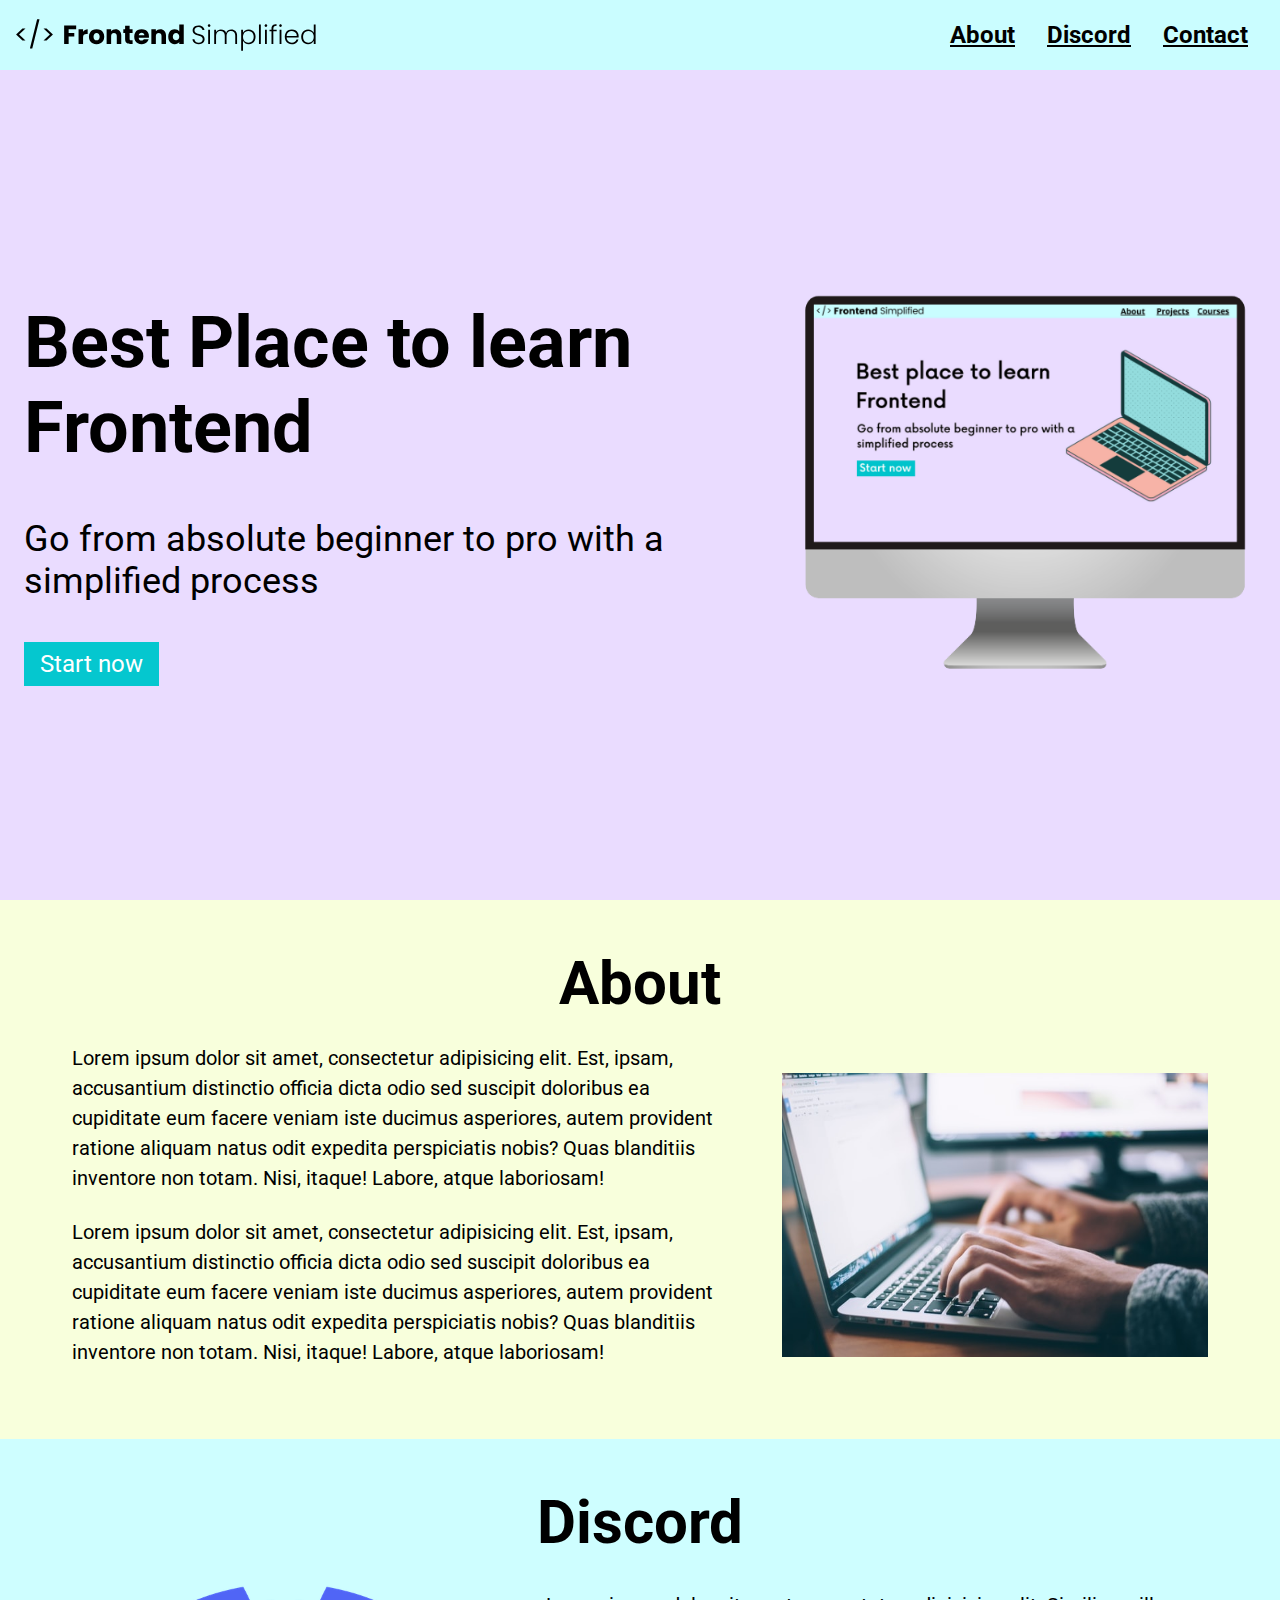
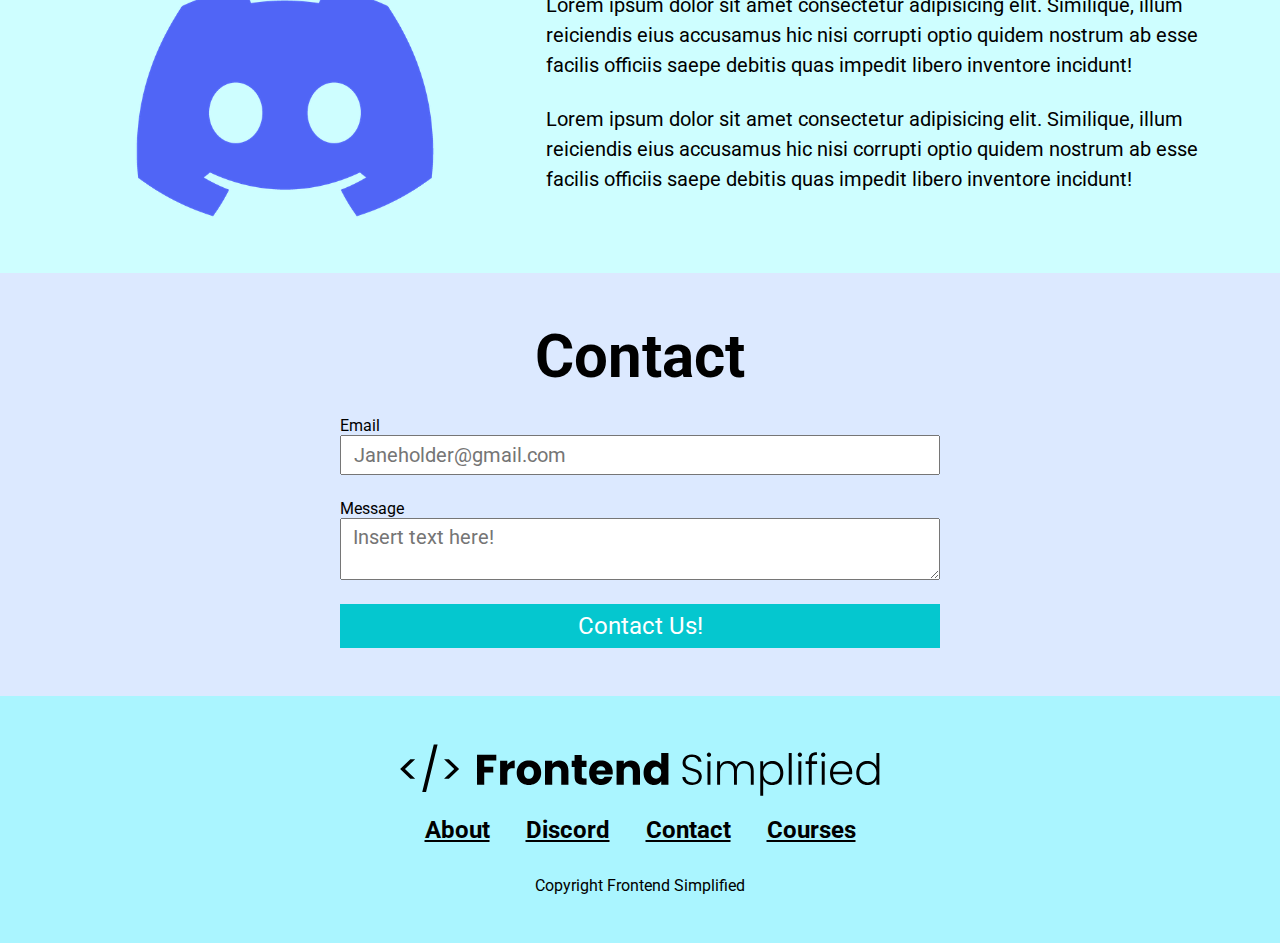
<file: index.html>
<!DOCTYPE html>
<html lang="en">
  <head>
    <meta charset="UTF-8" />
    <meta http-equiv="X-UA-Compatible" content="IE=edge" />
    <meta name="viewport" content="width=device-width, initial-scale=1.0" />
    <title>Mini Project</title>
    <link rel="stylesheet" href="./styles.css" />
    <link rel="preconnect" href="https://fonts.googleapis.com" />
    <link rel="preconnect" href="https://fonts.gstatic.com" crossorigin />
  </head>
  <body>
    <section>
      <nav>
        <img src="./HTML Practise Assets/FES.svg" class="logo" alt="" />
        <ul>
          <li>
            <a href="#about">About</a>
          </li>
          <li>
            <a href="#discord">Discord</a>
          </li>
          <li>
            <a href="#contact">Contact</a>
          </li>
        </ul>
      </nav>
      <header>
        <div class="row">
          <div class="home__description">
            <h1>Best Place to learn Frontend</h1>
            <p class="subheader">
              Go from absolute beginner to pro with a simplified process
            </p>
            <button class="home__description--button">Start now</button>
          </div>
          <figure>
            <img
              src="./HTML Practise Assets/laptop.png"
              alt="Home page image"
            />
          </figure>
        </div>
      </header>
    </section>

    <main>
      <section id="about">
        <h2>About</h2>
        <div class="row">
          <div class="section__description">
            <div class="section__description--wrapper">
              <p class="section__description--para">
                Lorem ipsum dolor sit amet, consectetur adipisicing elit. Est,
                ipsam, accusantium distinctio officia dicta odio sed suscipit
                doloribus ea cupiditate eum facere veniam iste ducimus
                asperiores, autem provident ratione aliquam natus odit expedita
                perspiciatis nobis? Quas blanditiis inventore non totam. Nisi,
                itaque! Labore, atque laboriosam!
              </p>
              <p class="section__description--para">
                Lorem ipsum dolor sit amet, consectetur adipisicing elit. Est,
                ipsam, accusantium distinctio officia dicta odio sed suscipit
                doloribus ea cupiditate eum facere veniam iste ducimus
                asperiores, autem provident ratione aliquam natus odit expedita
                perspiciatis nobis? Quas blanditiis inventore non totam. Nisi,
                itaque! Labore, atque laboriosam!
              </p>
            </div>
            <figure class="about__img--wrapper">
              <img src="./HTML Practise Assets/about.jpg" alt="Laptop Typing" />
            </figure>
          </div>
        </div>
      </section>

      <section id="discord">
        <h2>Discord</h2>
        <div class="row">
        <div class="section__description">
          <figure class="about__img--wrapper">
            <img src="./HTML Practise Assets/discord.png" alt="Discord Logo" />
          </figure>
          <div class="section__description--wrapper">
            <p class="section__description--para">
              Lorem ipsum dolor sit amet consectetur adipisicing elit.
              Similique, illum reiciendis eius accusamus hic nisi corrupti optio
              quidem nostrum ab esse facilis officiis saepe debitis quas impedit
              libero inventore incidunt!
            </p>
            <p class="section__description--para">
              Lorem ipsum dolor sit amet consectetur adipisicing elit.
              Similique, illum reiciendis eius accusamus hic nisi corrupti optio
              quidem nostrum ab esse facilis officiis saepe debitis quas impedit
              libero inventore incidunt!
            </p>
          </div>
        </div>
    </div>
      </section>
    </main>

    <section id="contact">
      <h2>Contact</h2>
      <form action="">
        <span>Email</span>
        <input type="email" placeholder="Janeholder@gmail.com" />
        <span>Message</span>
        <textarea type="text" placeholder="Insert text here!"></textarea>
        <button>Contact Us!</button>
      </form>
    </section>

    <footer>
      <div class="footer__logo">
        <img src="./HTML Practise Assets/FES.svg" alt="" />
      </div>
      <div class="footer__links">
        <a class="footer__links--anchor" href="#about">About</a>
        <a class="footer__links--anchor" href="#discord">Discord</a>
        <a class="footer__links--anchor" href="#contact">Contact</a>
        <a class="footer__links--anchor" href="#courses">Courses</a>
      </div>
      <p>Copyright Frontend Simplified</p>
    </footer>
  </body>
</html>
</file>
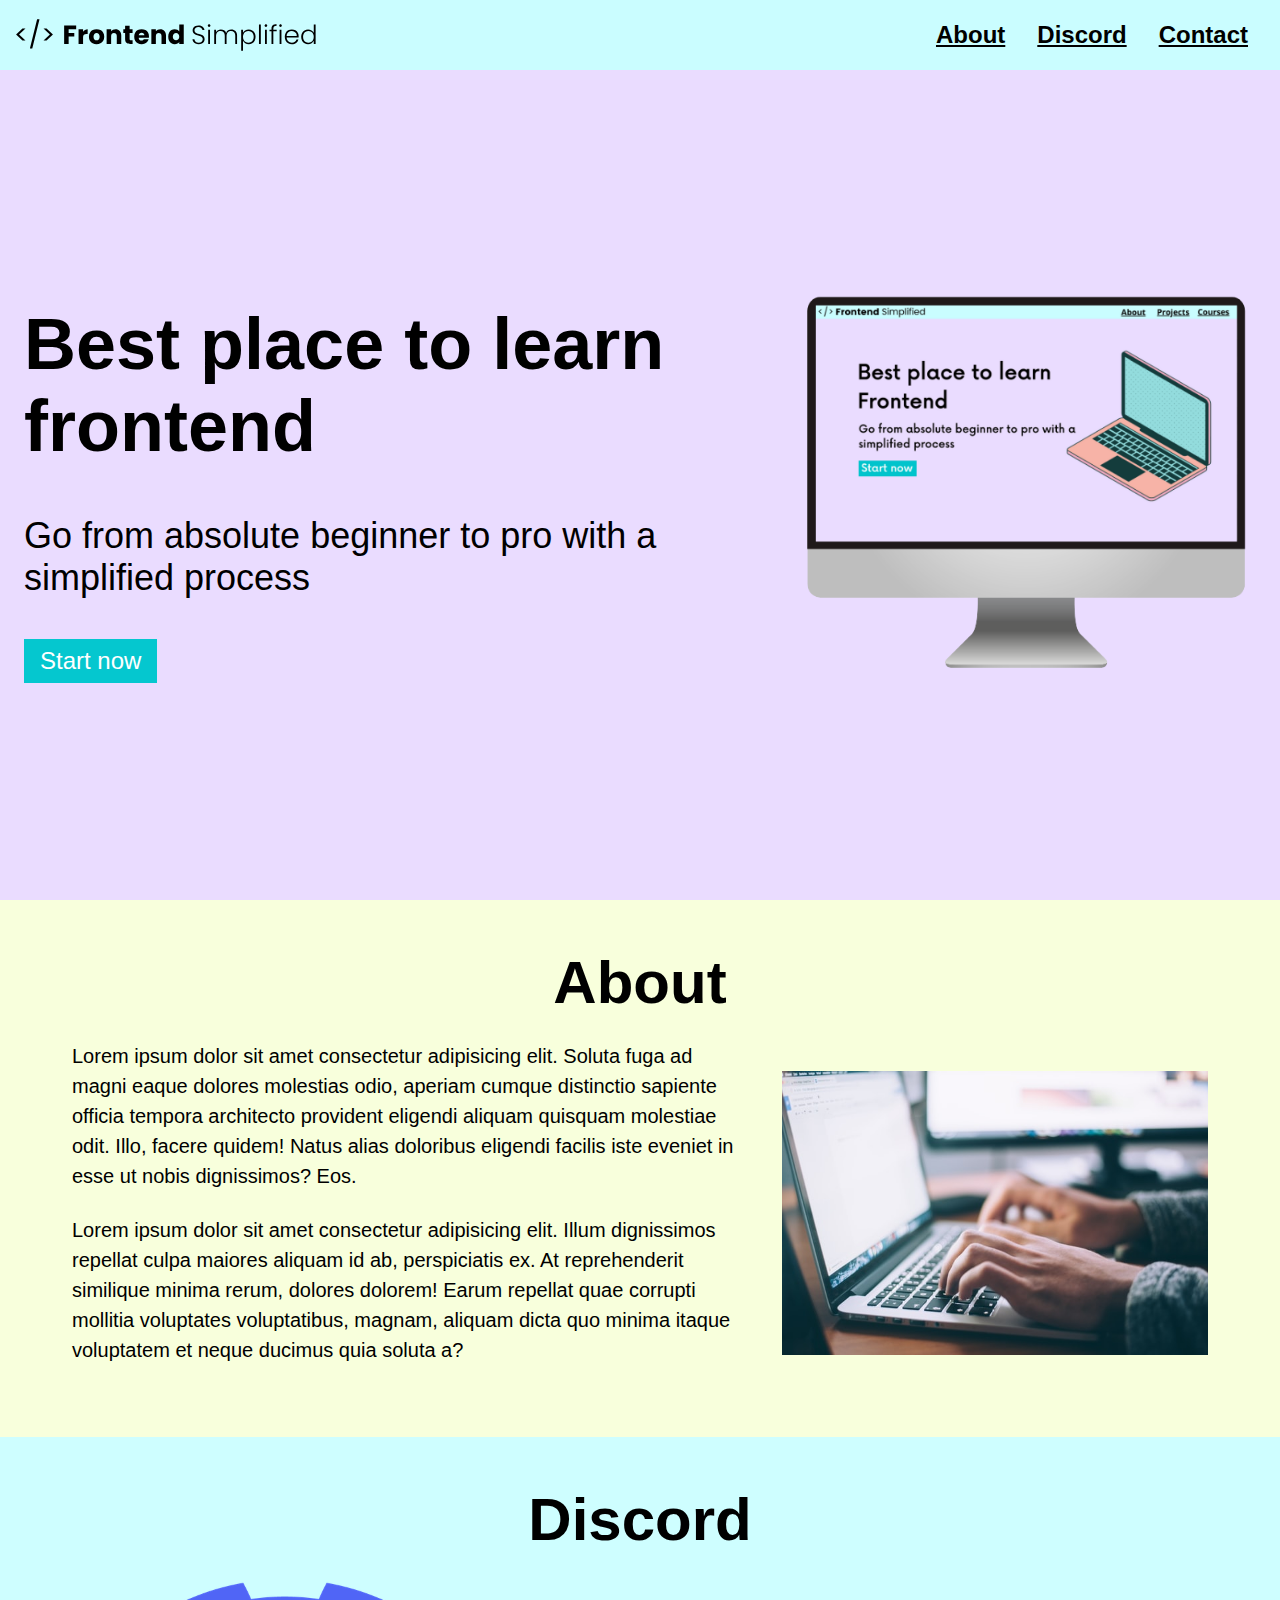
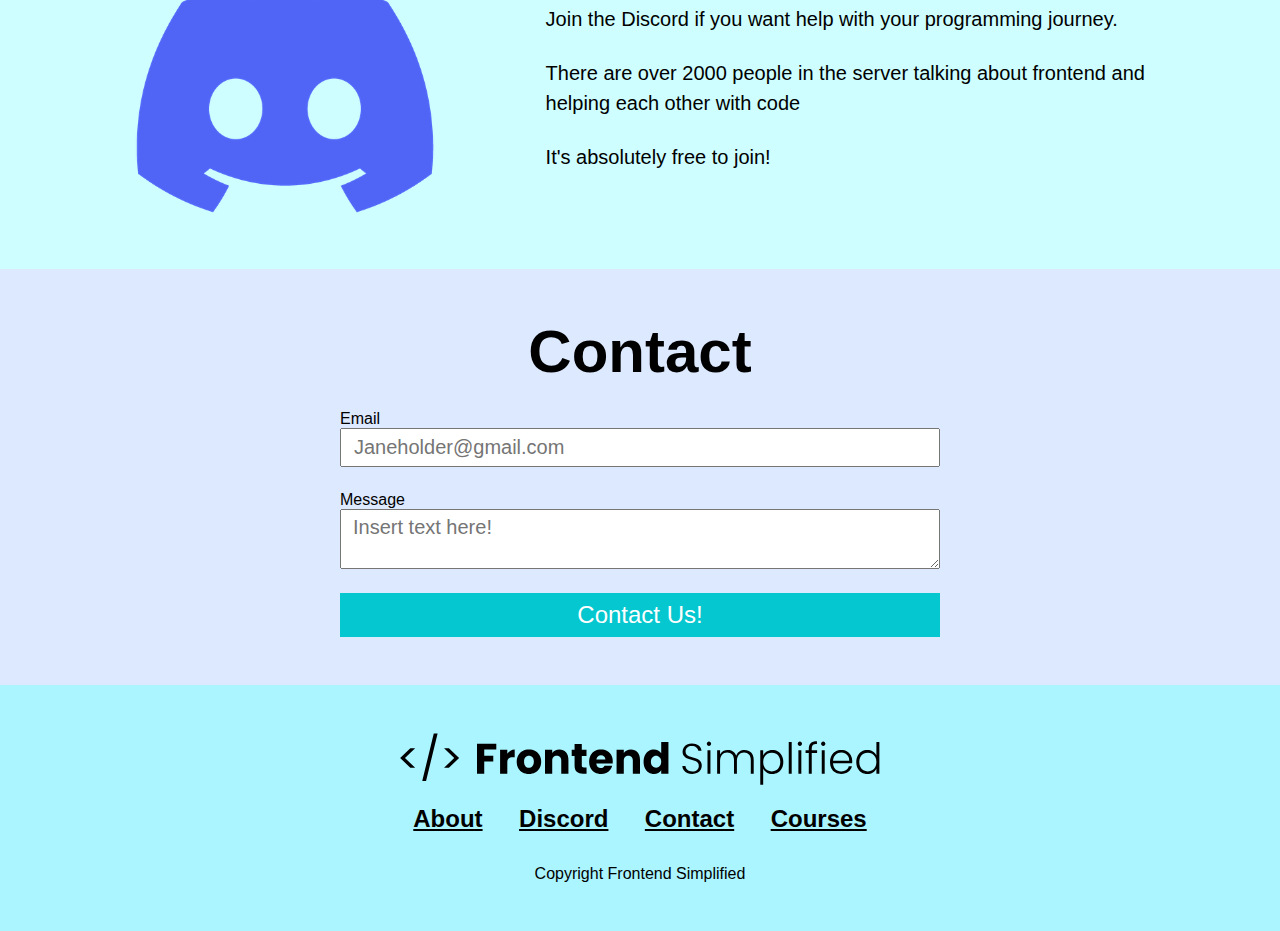
<file: index2.html>
<!DOCTYPE html>
<html lang="en">
  <head>
    <meta charset="UTF-8" />
    <meta http-equiv="X-UA-Compatible" content="IE=edge" />
    <meta name="viewport" content="width=device-width, initial-scale=1.0" />
    <title>Mini Project Copy</title>
    <link rel="stylesheet" href="./styles2.css" />
  </head>
  <body>
    <section>
      <nav>
        <img src="./HTML Practise Assets/FES.svg" class="logo" alt="Logo" />
        <ul>
          <li><a href="about">About</a></li>
          <li><a href="discord">Discord</a></li>
          <li><a href="contact">Contact</a></li>
        </ul>
      </nav>
      <header>
        <div class="row">
          <div>
            <h1>Best place to learn frontend</h1>
            <p class="subheader">
              Go from absolute beginner to pro with a simplified process
            </p>
            <button>Start now</button>
          </div>
          <figure>
            <img src="./HTML Practise Assets/laptop.png" alt="FES laptop" />
          </figure>
        </div>
      </header>
    </section>

    <main>
      <section id="about">
        <h2>About</h2>
        <div class="row">
          <div class="section__description">
            <div class="section__description--wrapper">
              <p class="section__description--para">
                Lorem ipsum dolor sit amet consectetur adipisicing elit. Soluta
                fuga ad magni eaque dolores molestias odio, aperiam cumque
                distinctio sapiente officia tempora architecto provident
                eligendi aliquam quisquam molestiae odit. Illo, facere quidem!
                Natus alias doloribus eligendi facilis iste eveniet in esse ut
                nobis dignissimos? Eos.
              </p>
              <p class="section__description--para">
                Lorem ipsum dolor sit amet consectetur adipisicing elit. Illum
                dignissimos repellat culpa maiores aliquam id ab, perspiciatis
                ex. At reprehenderit similique minima rerum, dolores dolorem!
                Earum repellat quae corrupti mollitia voluptates voluptatibus,
                magnam, aliquam dicta quo minima itaque voluptatem et neque
                ducimus quia soluta a?
              </p>
            </div>
            <figure class="about__img--wrapper">
              <img src="./HTML Practise Assets/about.jpg" alt="Laptop" />
            </figure>
          </div>
        </div>
      </section>

      <section id="discord">
        <h2>Discord</h2>
        <div class="row">
          <div class="section__description">
            <figure class="about__img--wrapper">
              <img src="./HTML Practise Assets/discord.png" alt="" />
            </figure>
            <div class="section__description--wrapper">
              <p class="section__description--para">
                Join the Discord if you want help with your programming journey.
              </p>
              <p class="section__description--para">
                There are over 2000 people in the server talking about frontend
                and helping each other with code
              </p>
              <p class="section__description--para">
                It's absolutely free to join!
              </p>
            </div>
          </div>
        </div>
      </section>
    </main>

    <section id="contact">
        <h2>Contact</h2>
        <form action="">
          <span>Email</span>
          <input type="email" placeholder="Janeholder@gmail.com" />
          <span>Message</span>
          <textarea type="text" placeholder="Insert text here!"></textarea>
          <button>Contact Us!</button>
        </form>
      </section>
  
      <footer>
        <div class="footer__logo">
          <img src="./HTML Practise Assets/FES.svg" alt="" />
        </div>
        <div class="footer__links">
          <a class="footer__links--anchor" href="#about">About</a>
          <a class="footer__links--anchor" href="#discord">Discord</a>
          <a class="footer__links--anchor" href="#contact">Contact</a>
          <a class="footer__links--anchor" href="#courses">Courses</a>
        </div>
        <p>Copyright Frontend Simplified</p>
      </footer>
    </body>
  </html>
</file>
<file: styles.css>
@import url("https://fonts.googleapis.com/css2?family=Roboto:wght@300;400;500;700&display=swap");

* {
  margin: 0;
  padding: 0;
  box-sizing: border-box;
  font-family: "Roboto", sans-serif;
}

nav {
  height: 70px;
  display: flex;
  justify-content: space-between;
  align-items: center;
  padding: 0 16px;
  background-color: #cafdff;
}

header {
  background-color: #eadcff;
  height: calc(100vh - 70px);
  padding: 24px;
  display: flex;
  align-items: center;
  justify-content: center;
}

.row {
  width: 100%;
  max-width: 1300px;
  margin: 0 auto;
  display: flex;
  justify-content: center;
  align-items: center;
}

h1 {
  font-size: 72px;
  padding: 16px 0px;
}

.subheader {
  font-size: 36px;
  padding: 16px 0px;
  margin: 16px 0 24px 0px;
}

button {
  background-color: #05c7cf;
  color: white;
  border: none;
  padding: 8px 16px;
  font-size: 24px;
  cursor: pointer;
}

a {
  color: #000;
  font-weight: 700;
  font-size: 24px;
}

.logo {
  width: 300px;
}

ul {
  display: flex;
}

li {
  list-style-type: none;
  padding: 16px;
}
/*
ABOUT SECTION

*/

#about,
#discord,
#contact,
footer {
  padding: 48px;
}

#about {
  background-color: #f8ffdc;
}

h2 {
  font-size: 60px;
  text-align: center;
  margin-bottom: 24px;
}

/*
Good examples of Block-Element-Section (BEM) CSS below 
*/

.section__description {
  display: flex;
  justify-content: center;
  align-items: center;
}

.about__img--wrapper {
  width: 40%;
}

img {
  width: 100%;
}

.section__description--wrapper {
  width: 60%;
}

/*
Example of how to target two values efficiently below 
*/

.about__img--wrapper,
.section__description--wrapper {
  padding: 0px 24px;
}

.section__description--para {
  font-size: 20px;
  line-height: 1.5;
  margin-bottom: 24px;
}

/*
DISCORD SECTION

*/

#discord {
  background-color: #cefeff;
}

/*
CONTACT SECTION

*/

#contact {
  background-color: #dce9ff;
}

form {
  width: 100%;
  max-width: 600px;
  display: flex;
  flex-direction: column;
  margin: 0 auto;
}

textarea,
input {
  margin-bottom: 24px;
  font-size: 20px;
  padding: 6px 12px;
}

/*
FOOTER

*/

footer {
  background-color: #aaf5ff;
  display: flex;
  flex-direction: column;
  align-items: center;
}

.footer__logo {
  max-width: 480px;
  margin-bottom: 16px;
}

.footer__links {
  margin-bottom: 32px;
}

.footer__links--anchor {
  padding: 0px 16px;
}

/* Phones, Tablets, etc. */
@media (max-width: 728px) {
  .row {
    flex-direction: column;
  }
  .home__description {
    margin-bottom: 24px;
    display: flex;
    flex-direction: column;
    align-items: center;
  }

  .home__description--button {
    max-width: 240px;
  }

  h1 {
    text-align: center;
    font-size: 60px;
  }
  .subheader {
    text-align: center;
    font-size: 28px;
  }

  ul {
    display: none;
  }

  .section__description {
    display: flex;
    flex-direction: column;
  }

  .section__description--wrapper {
    width: 100%;
  }

  .about__img--wrapper {
    width: 100%;
  }

  /* There is a space between the id and the class */

  #discord .section__description {
    flex-direction: column-reverse;
  }

  footer {
    padding: 48px 24px;
  }

  .footer__logo {
    max-width: 360px;
  }

  .footer__links {
    margin-bottom: 24px;
  }

  .footer__links--anchor {
    padding: 0 4px;
    font-size: 18px;
  }
}
</file>
<file: styles2.css>
* {
  @import url("https://fonts.googleapis.com/css2?family=Roboto:wght@300;400;500;700&display=swap");
  font-family: "Roboto", sans-serif;
  box-sizing: border-box;
  padding: 0;
  margin: 0;
}

/* NAV section */

nav {
  height: 70px;
  display: flex;
  justify-content: space-between;
  align-items: center;
  padding: 0 16px;
  background-color: #cafdff;
}

header {
  background-color: #eadcff;
  display: flex;
  justify-content: center;
  align-items: center;
  padding: 24px;
  height: calc(100vh - 70px);
}

.row {
  width: 100%;
  max-width: 1300px;
  margin: 0 auto;
  display: flex;
  justify-content: center;
  align-items: center;
}

.subheader {
  font-size: 36px;
  padding: 16px 0px;
  margin: 16px 0px 24px 0px;
}

button {
  background-color: #05c7cf;
  border: none;
  font-size: 24px;
  color: white;
  padding: 8px 16px;
  cursor: pointer;
}

h1 {
  font-size: 72px;
  padding: 16px 0px;
}

a {
  color: #000;
  font-weight: 700;
  font-size: 24px;
}

.logo {
  width: 300px;
}

ul {
  display: flex;
}

li {
  list-style: none;
  padding: 16px;
}

/* About Section */

#about,
#discord,
#contact,
footer {
  padding: 48px;
}

#about {
  background-color: #f8ffdc;
}

h2 {
  font-size: 60px;
  text-align: center;
  margin-bottom: 24px;
}
.section__description {
    display: flex;
    justify-content: center;
    align-items: center;
}

.about__img--wrapper {
  width: 40%;
}

img {
  width: 100%;
}

.section__description--wrapper {
  width: 60%;
}

.section__description--para {
  font-size: 20px;
  line-height: 1.5;
  margin-bottom: 24px;
}

.about__img--wrapper,
.section__description--wrapper {
  padding: 0px 24px;
}

/*
DISCORD SECTION

*/

#discord {
    background-color: #cefeff;
  }
  
  /*
  CONTACT SECTION
  
  */
  
  #contact {
    background-color: #dce9ff;
  }
  
  form {
    width: 100%;
    max-width: 600px;
    display: flex;
    flex-direction: column;
    margin: 0 auto;
  }
  
  textarea,
  input{
      margin-bottom: 24px;
      font-size: 20px;
      padding: 6px 12px;
  } 
  
  /*
  FOOTER
  
  */
  
  footer{
      background-color: #aaf5ff;
      display: flex;
      flex-direction: column;
      align-items: center;
  }
  
  .footer__logo{
      max-width: 480px;
      margin-bottom: 16px;
  }
  
  .footer__links{
  margin-bottom: 32px;
  }
  
  .footer__links--anchor{
      padding: 0px 16px;
  }
</file>
